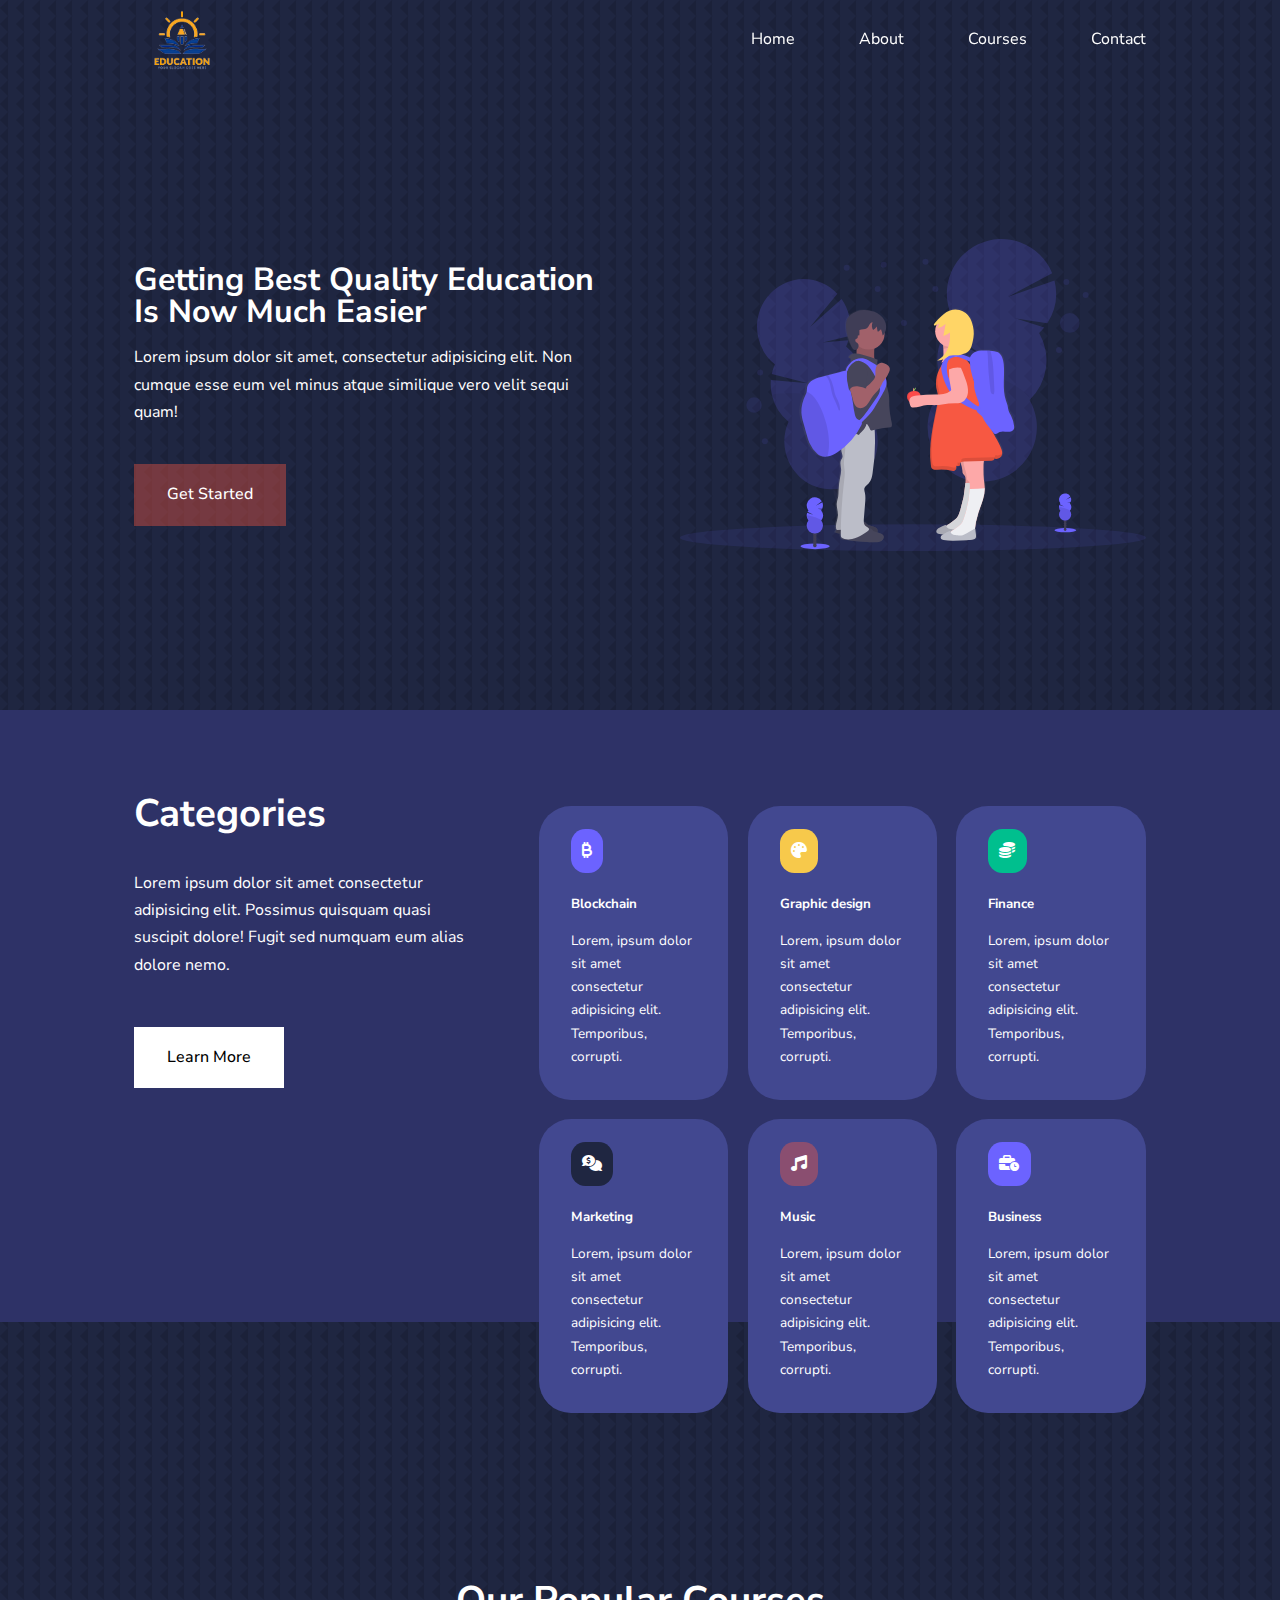
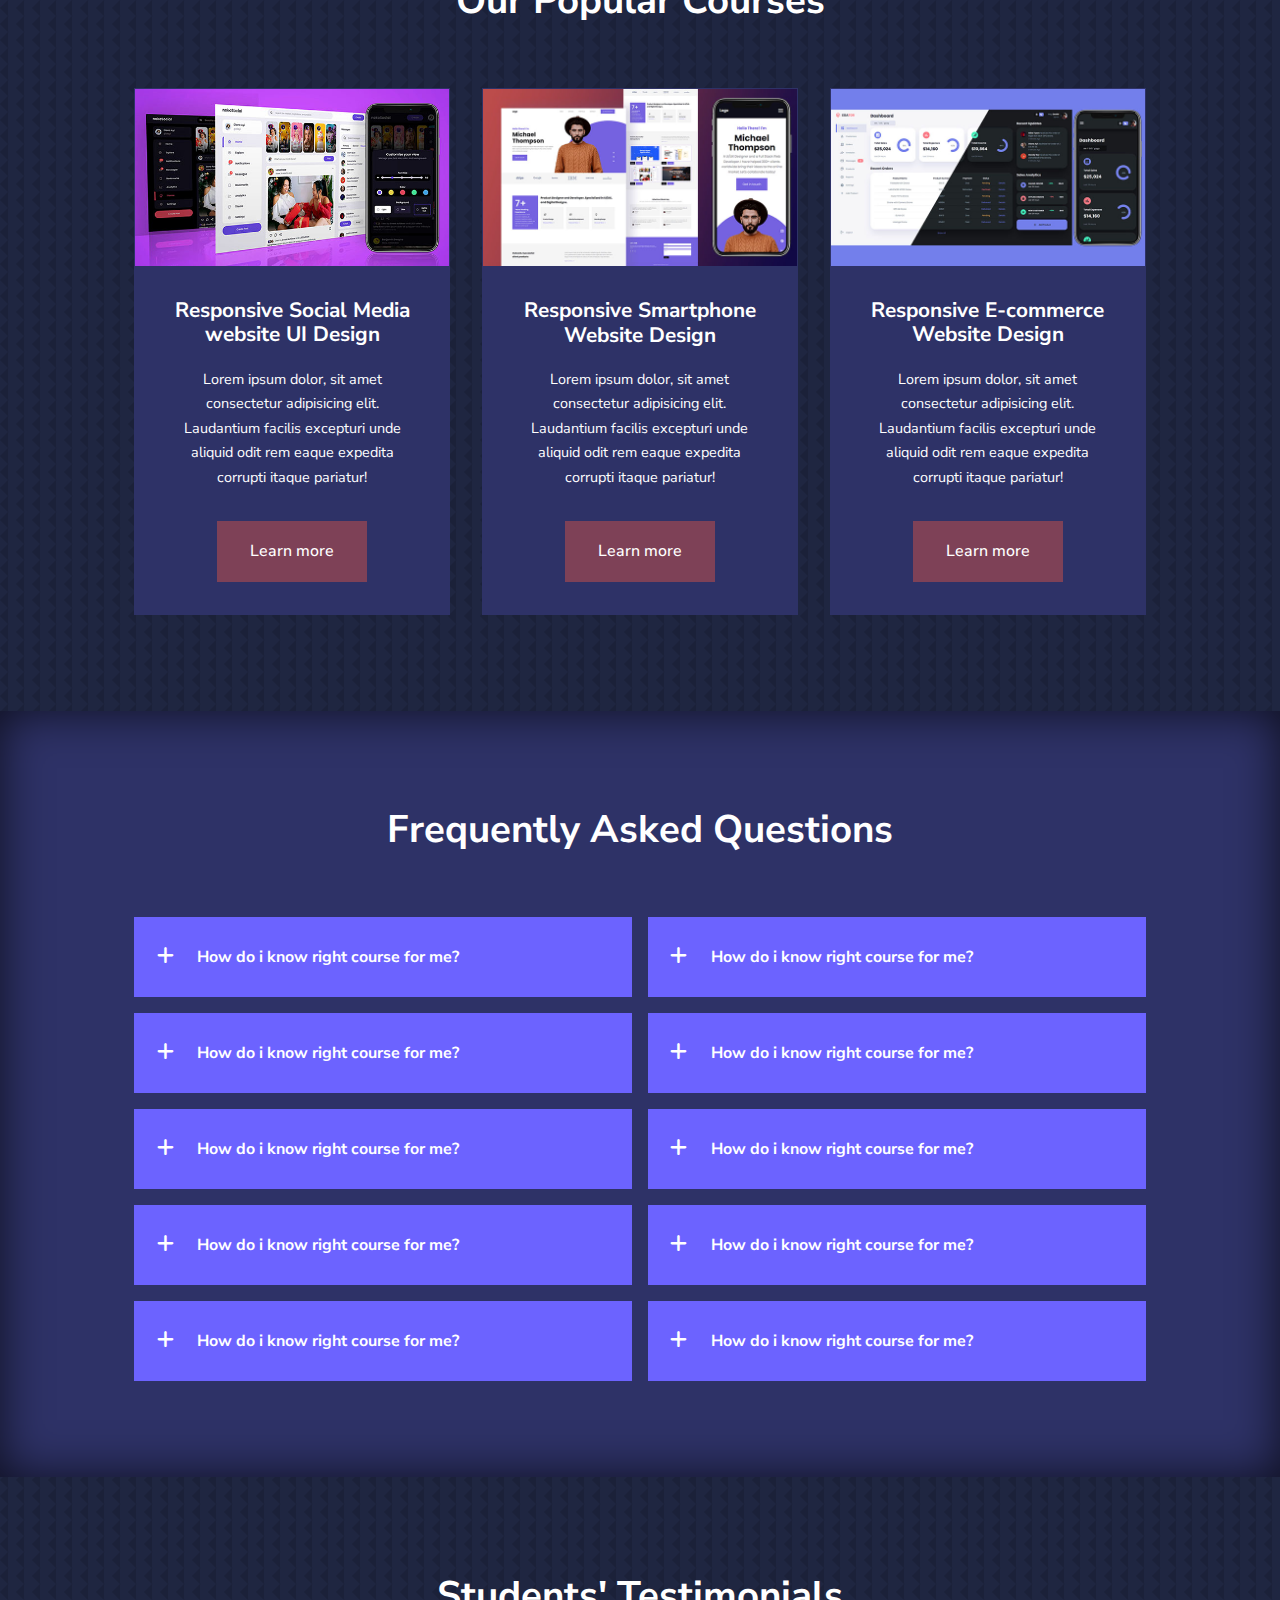
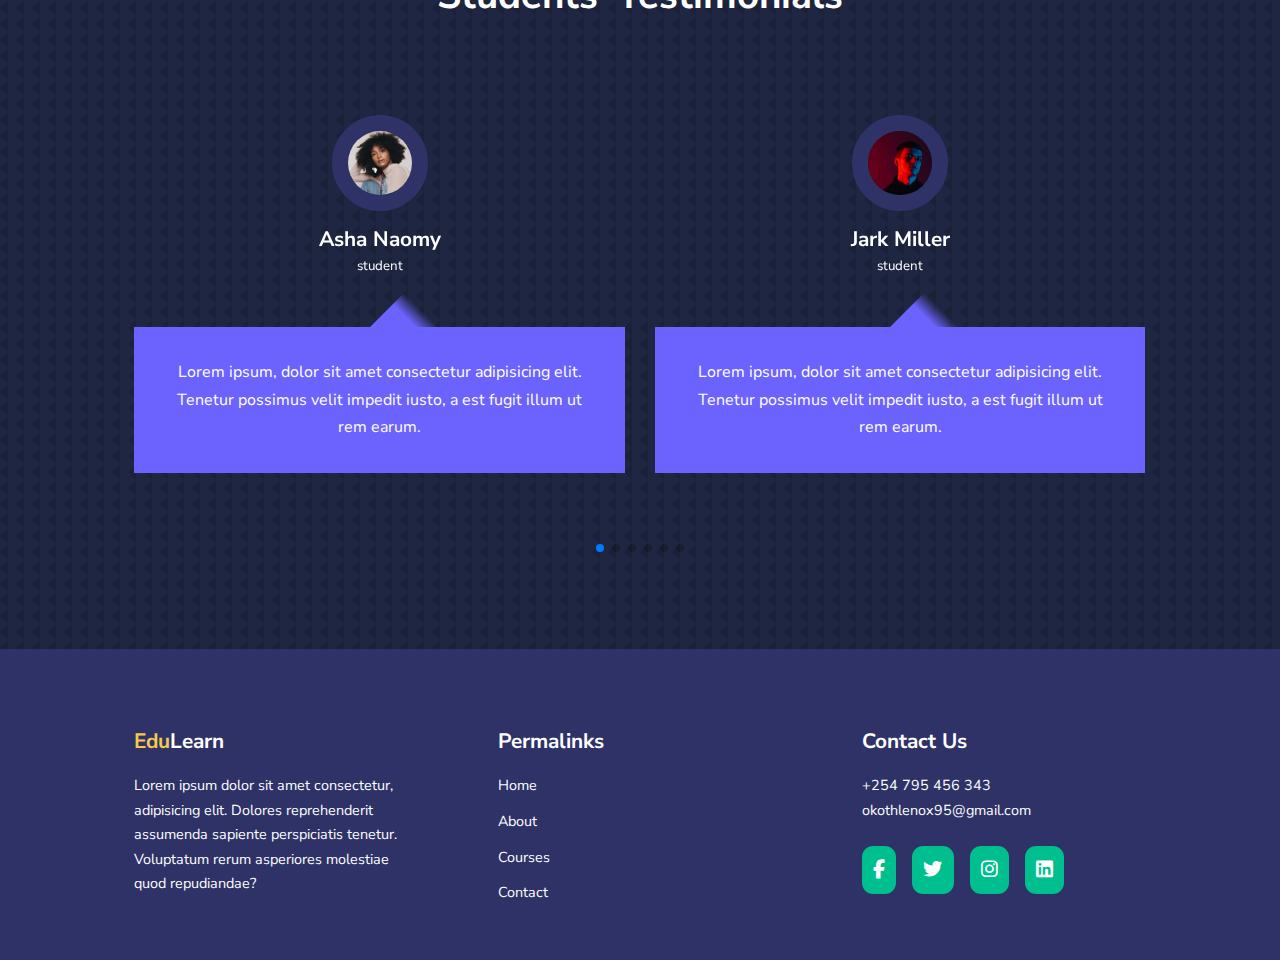
<file: index.html>
<!DOCTYPE html>
<html lang="en">
<head>
    <meta charset="UTF-8">
    <meta name="viewport" content="width=device-width, initial-scale=1.0">
    <title>school website</title>

    <!-- fontawesome cdn -->
    <link rel="stylesheet" href="https://cdnjs.cloudflare.com/ajax/libs/font-awesome/6.4.0/css/all.min.css"/>

    <!-- swiperjs -->
    <link rel="stylesheet" href="https://cdn.jsdelivr.net/npm/swiper@10/swiper-bundle.min.css"/>

    <!-- css -->
    <link rel="stylesheet" href="./css/style.css">

    <style>
        body{
            background-image: url("images/bg-texture.png");
        }
    </style>
    
</head>
<body>
    <nav>
        <div class="container nav-container">
            <a href="#index.html" class="logo">
                <img src="./images/logo.png" alt="logo">
            </a>
            <ul class="nav-menu">
                <li><a href="index.html">Home</a></li>
                <li><a href="about.html">About</a></li>
                <li><a href="courses.html">Courses</a></li>
                <li><a href="contact.html">Contact</a></li>
            </ul>
            <button id="open-menu"><i class="fa-solid fa-bars"></i></button>
            <button id="close-menu"><i class="fa-solid fa-times"></i></button>

        </div>
    </nav>


    <!-- Homepage -->

    <section class="home">
        <div class="container home-container">
            <div class="home-left">
                <h2>getting best quality education is now much easier</h2>
                <p>Lorem ipsum dolor sit amet, consectetur adipisicing elit. Non cumque esse eum vel minus atque similique vero velit sequi quam!</p>
                <a href="#" class=" btn btn-primary">Get Started</a>
            </div>
            <div class="home-right">
                <div class="home-image">
                    <img src="./images/header.svg" alt="home-image">
                </div>
            </div>
        </div>
    </section>

    <!-- category -->

    <section class="category">
        <div class="container category-container">
            <div class="category-left">
                <h1>Categories</h1>
                <p>Lorem ipsum dolor sit amet consectetur adipisicing elit. Possimus quisquam quasi suscipit dolore! Fugit sed numquam eum alias dolore nemo.</p>
                <a href="#" class="btn">Learn More</a>
            </div>

            <div class="category-right">
                <article class="category-content">
                    <span class="category-icon"><i class="fa-solid fa-bitcoin-sign"></i></span>
                    <h5>Blockchain</h5>
                    <p>Lorem, ipsum dolor sit amet consectetur adipisicing elit. Temporibus, corrupti.</p>
                </article>

                <article class="category-content">
                    <span class="category-icon"><i class="fa-solid fa-palette"></i></span>
                    <h5>Graphic design</h5>
                    <p>Lorem, ipsum dolor sit amet consectetur adipisicing elit. Temporibus, corrupti.</p>
                </article>

                <article class="category-content">
                    <span class="category-icon"><i class="fa-solid fa-coins"></i></span>
                    <h5>Finance</h5>
                    <p>Lorem, ipsum dolor sit amet consectetur adipisicing elit. Temporibus, corrupti.</p>
                </article>

                <article class="category-content">
                    <span class="category-icon"><i class="fa-solid fa-comments-dollar"></i></span>
                    <h5>Marketing</h5>
                    <p>Lorem, ipsum dolor sit amet consectetur adipisicing elit. Temporibus, corrupti.</p>
                </article>

                <article class="category-content">
                    <span class="category-icon"><i class="fa-solid fa-music"></i></span>
                    <h5>Music</h5>
                    <p>Lorem, ipsum dolor sit amet consectetur adipisicing elit. Temporibus, corrupti.</p>
                </article>

                <article class="category-content">
                    <span class="category-icon"><i class="fa-solid fa-business-time"></i></span>
                    <h5>Business</h5>
                    <p>Lorem, ipsum dolor sit amet consectetur adipisicing elit. Temporibus, corrupti.</p>
                </article>
            </div>
        </div>
    </section>


    <!-- courses -->

    <section class="courses">
        <h1>Our Popular Courses</h1>
        <div class="container course-container">
            <article class="course">
                <div class="course-image">
                    <img src="./images/course1.jpg" alt="course-image">
                </div>
                <div class="course-content">
                    <h4>Responsive Social Media website UI Design</h4>
                    <p>Lorem ipsum dolor, sit amet consectetur adipisicing elit. Laudantium facilis excepturi unde aliquid odit rem eaque expedita corrupti itaque pariatur!</p>
                    <a href="course.html" class="btn btn-primary"> Learn more</a>
                </div>
            </article>

            <article class="course">
                <div class="course-image">
                    <img src="./images/course2.jpg" alt="course-image">
                </div>
                <div class="course-content">
                    <h4>Responsive Smartphone Website Design</h4>
                    <p>Lorem ipsum dolor, sit amet consectetur adipisicing elit. Laudantium facilis excepturi unde aliquid odit rem eaque expedita corrupti itaque pariatur!</p>
                    <a href="course.html" class="btn btn-primary"> Learn more</a>
                </div>
            </article>

            <article class="course">
                <div class="course-image">
                    <img src="./images/course3.jpg" alt="course-image">
                </div>
                <div class="course-content">
                    <h4>Responsive E-commerce Website Design</h4>
                    <p>Lorem ipsum dolor, sit amet consectetur adipisicing elit. Laudantium facilis excepturi unde aliquid odit rem eaque expedita corrupti itaque pariatur!</p>
                    <a href="course.html" class="btn btn-primary"> Learn more</a>
                </div>
            </article>
        </div>
    </section>


    <!-- faqs -->

    <section class="faqs">
        <h1>Frequently Asked Questions</h1>
        <div class="container faq-container">
            <article class="faq">
                <div class="faq-icon"><i class="fa-solid fa-plus"></i></div>
                <div class="question-answer">
                    <h4>How do i know right course for me?</h4>
                    <p>Lorem ipsum dolor sit amet consectetur adipisicing elit. Fugiat, consequuntur nihil fuga veniam exercitationem mollitia beatae sapiente soluta libero delectus magnam maiores accusantium repellat cupiditate deleniti quam quo eveniet quasi.</p>
                </div>
            </article>

            <article class="faq">
                <div class="faq-icon"><i class="fa-solid fa-plus"></i></div>
                <div class="question-answer">
                    <h4>How do i know right course for me?</h4>
                    <p>Lorem ipsum dolor sit amet consectetur adipisicing elit. Fugiat, consequuntur nihil fuga veniam exercitationem mollitia beatae sapiente soluta libero delectus magnam maiores accusantium repellat cupiditate deleniti quam quo eveniet quasi.</p>
                </div>
            </article>

            <article class="faq">
                <div class="faq-icon"><i class="fa-solid fa-plus"></i></div>
                <div class="question-answer">
                    <h4>How do i know right course for me?</h4>
                    <p>Lorem ipsum dolor sit amet consectetur adipisicing elit. Fugiat, consequuntur nihil fuga veniam exercitationem mollitia beatae sapiente soluta libero delectus magnam maiores accusantium repellat cupiditate deleniti quam quo eveniet quasi.</p>
                </div>
            </article>

            <article class="faq">
                <div class="faq-icon"><i class="fa-solid fa-plus"></i></div>
                <div class="question-answer">
                    <h4>How do i know right course for me?</h4>
                    <p>Lorem ipsum dolor sit amet consectetur adipisicing elit. Fugiat, consequuntur nihil fuga veniam exercitationem mollitia beatae sapiente soluta libero delectus magnam maiores accusantium repellat cupiditate deleniti quam quo eveniet quasi.</p>
                </div>
            </article>
            <article class="faq">
                <div class="faq-icon"><i class="fa-solid fa-plus"></i></div>
                <div class="question-answer">
                    <h4>How do i know right course for me?</h4>
                    <p>Lorem ipsum dolor sit amet consectetur adipisicing elit. Fugiat, consequuntur nihil fuga veniam exercitationem mollitia beatae sapiente soluta libero delectus magnam maiores accusantium repellat cupiditate deleniti quam quo eveniet quasi.</p>
                </div>
            </article>
            <article class="faq">
                <div class="faq-icon"><i class="fa-solid fa-plus"></i></div>
                <div class="question-answer">
                    <h4>How do i know right course for me?</h4>
                    <p>Lorem ipsum dolor sit amet consectetur adipisicing elit. Fugiat, consequuntur nihil fuga veniam exercitationem mollitia beatae sapiente soluta libero delectus magnam maiores accusantium repellat cupiditate deleniti quam quo eveniet quasi.</p>
                </div>
            </article>
            <article class="faq">
                <div class="faq-icon"><i class="fa-solid fa-plus"></i></div>
                <div class="question-answer">
                    <h4>How do i know right course for me?</h4>
                    <p>Lorem ipsum dolor sit amet consectetur adipisicing elit. Fugiat, consequuntur nihil fuga veniam exercitationem mollitia beatae sapiente soluta libero delectus magnam maiores accusantium repellat cupiditate deleniti quam quo eveniet quasi.</p>
                </div>
            </article>
            <article class="faq">
                <div class="faq-icon"><i class="fa-solid fa-plus"></i></div>
                <div class="question-answer">
                    <h4>How do i know right course for me?</h4>
                    <p>Lorem ipsum dolor sit amet consectetur adipisicing elit. Fugiat, consequuntur nihil fuga veniam exercitationem mollitia beatae sapiente soluta libero delectus magnam maiores accusantium repellat cupiditate deleniti quam quo eveniet quasi.</p>
                </div>
            </article>
            <article class="faq">
                <div class="faq-icon"><i class="fa-solid fa-plus"></i></div>
                <div class="question-answer">
                    <h4>How do i know right course for me?</h4>
                    <p>Lorem ipsum dolor sit amet consectetur adipisicing elit. Fugiat, consequuntur nihil fuga veniam exercitationem mollitia beatae sapiente soluta libero delectus magnam maiores accusantium repellat cupiditate deleniti quam quo eveniet quasi.</p>
                </div>
            </article>
            <article class="faq">
                <div class="faq-icon"><i class="fa-solid fa-plus"></i></div>
                <div class="question-answer">
                    <h4>How do i know right course for me?</h4>
                    <p>Lorem ipsum dolor sit amet consectetur adipisicing elit. Fugiat, consequuntur nihil fuga veniam exercitationem mollitia beatae sapiente soluta libero delectus magnam maiores accusantium repellat cupiditate deleniti quam quo eveniet quasi.</p>
                </div>
            </article>
        </div>
    </section>


    <!-- testimonial -->

    <section class=" container testimonials mySwiper">
        <h1>Students' Testimonials</h1>
        <div class="swiper-wrapper">
            <article class="testimonial swiper-slide">
                <div class="avatar">
                    <img src="./images/avatar1.jpg" alt="avatar-image">
                </div>
                <div class="testimonial-content">
                    <h4>Asha Naomy</h4>
                    <small>student</small>
                    <p>Lorem ipsum, dolor sit amet consectetur adipisicing elit. Tenetur possimus velit impedit iusto, a est fugit illum ut rem earum.</p>
                </div>
            </article>

            <article class="testimonial swiper-slide">
                <div class="avatar">
                    <img src="./images/avatar2.jpg" alt="avatar-image">
                </div>
                <div class="testimonial-content">
                    <h4>Jark Miller</h4>
                    <small>student</small>
                    <p>Lorem ipsum, dolor sit amet consectetur adipisicing elit. Tenetur possimus velit impedit iusto, a est fugit illum ut rem earum.</p>
                </div>
            </article>
            <article class="testimonial swiper-slide">
                <div class="avatar">
                    <img src="./images/avatar3.jpg" alt="avatar-image">
                </div>
                <div class="testimonial-content">
                    <h4>Mark Morgan</h4>
                    <small>student</small>
                    <p>Lorem ipsum, dolor sit amet consectetur adipisicing elit. Tenetur possimus velit impedit iusto, a est fugit illum ut rem earum.</p>
                </div>
            </article>
            <article class="testimonial swiper-slide">
                <div class="avatar">
                    <img src="./images/avatar4.jpg" alt="avatar-image">
                </div>
                <div class="testimonial-content">
                    <h4>Sasha Banks</h4>
                    <small>student</small>
                    <p>Lorem ipsum, dolor sit amet consectetur adipisicing elit. Tenetur possimus velit impedit iusto, a est fugit illum ut rem earum.</p>
                </div>
            </article>
            <article class="testimonial swiper-slide">
                <div class="avatar">
                    <img src="./images/avatar5.jpg" alt="avatar-image">
                </div>
                <div class="testimonial-content">
                    <h4>Rounda Rousey</h4>
                    <small>student</small>
                    <p>Lorem ipsum, dolor sit amet consectetur adipisicing elit. Tenetur possimus velit impedit iusto, a est fugit illum ut rem earum.</p>
                </div>
            </article>
            <article class="testimonial swiper-slide">
                <div class="avatar">
                    <img src="./images/avatar6.jpg" alt="avatar-image">
                </div>
                <div class="testimonial-content">
                    <h4>Roman Reigns</h4>
                    <small>student</small>
                    <p>Lorem ipsum, dolor sit amet consectetur adipisicing elit. Tenetur possimus velit impedit iusto, a est fugit illum ut rem earum.</p>
                </div>
            </article>
            <article class="testimonial swiper-slide">
                <div class="avatar">
                    <img src="./images/avatar7.jpg" alt="avatar-image">
                </div>
                <div class="testimonial-content">
                    <h4>Seth Rollins</h4>
                    <small>student</small>
                    <p>Lorem ipsum, dolor sit amet consectetur adipisicing elit. Tenetur possimus velit impedit iusto, a est fugit illum ut rem earum.</p>
                </div>
            </article>
            
        </div>
    <div class="swiper-pagination"></div>
    </section>

    <!-- footer -->

    <footer class="footer">
        <div class="container footer-container">
            <div class="footer-1">
                <a href="#index.html" class="footer-logo"><h4><span>Edu</span>Learn</h4></a>
                <p>Lorem ipsum dolor sit amet consectetur, adipisicing elit. Dolores reprehenderit assumenda sapiente perspiciatis tenetur. Voluptatum rerum asperiores molestiae quod repudiandae?</p>
            </div>

            <div class="footer-2">
                <h4>Permalinks</h4>
                <ul class="Permalinks">
                    <li><a href="index.html">Home</a></li>
                    <li><a href="about.html">About</a></li>
                    <li><a href="courses.html">Courses</a></li>
                    <li><a href="contact.html">Contact</a></li>
                </ul>
            </div>

            <div class="footer-3">
                <h4>Contact Us</h4>
                <div class="footer-content">
                    <p>+254 795 456 343</p>
                    <p>okothlenox95@gmail.com</p>
                </div>
                <ul class="footer-social">
                    <li><a href="https://www.facebook.com/" target="_blank"><i class="fa-brands fa-facebook-f"></i></a></li>
                    <li><a href="https://www.twitter.com/" target="_blank"><i class="fa-brands fa-twitter"></i></a></li>
                    <li><a href="https://www.instagram.com/" target="_blank"><i class="fa-brands fa-instagram"></i></a></li>
                    <li><a href="https://www.linkedin.com/" target="_blank"><i class="fa-brands fa-linkedin"></i></a></li>
                </ul>
            </div>
        </div>
    </footer>


    <!--swiperjs  -->
    
    <script src="https://cdn.jsdelivr.net/npm/swiper@10/swiper-bundle.min.js"></script>

    <!--  mainjs  -->
    <script src="main.js"></script>

    <script>
        var swiper = new Swiper(".mySwiper", {
          slidesPerView: 1,
          spaceBetween: 30,
          pagination: {
            el: ".swiper-pagination",
            clickable: true,
          },

        //   breakpoints
        breakpoints: {
            600:{
                slidesPerView: 2
            }
        }
        });
      </script>
    
</body>
</html>
</file>
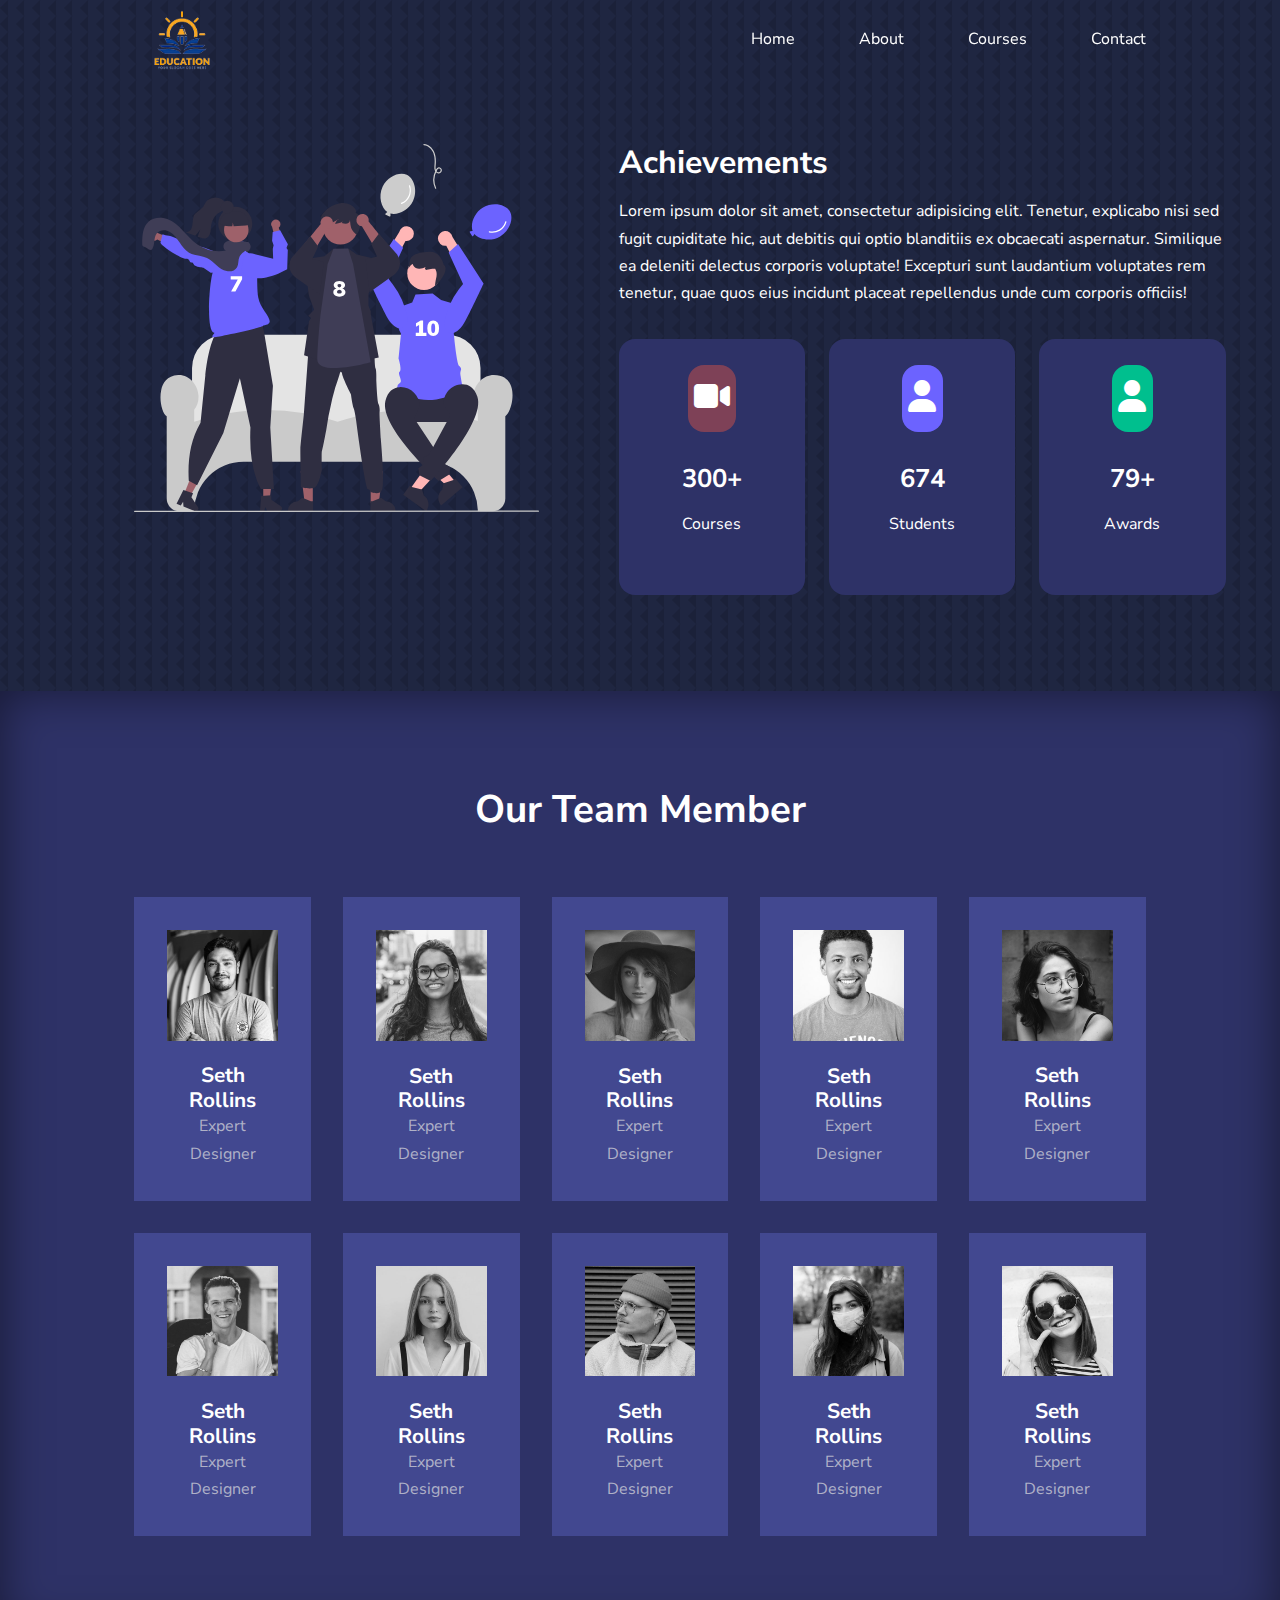
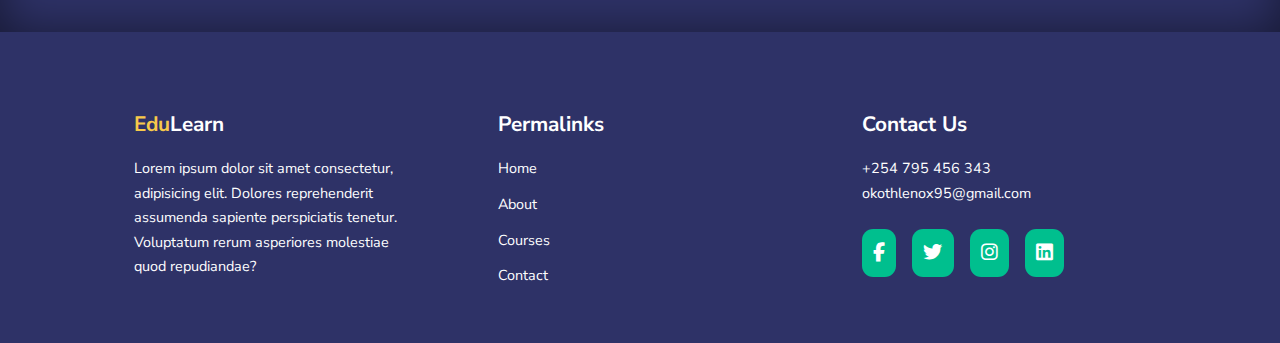
<file: about.html>
<!DOCTYPE html>
<html lang="en">
<head>
    <meta charset="UTF-8">
    <meta name="viewport" content="width=device-width, initial-scale=1.0">
    <title>school website</title>

    <!-- fontawesome cdn -->
    <link rel="stylesheet" href="https://cdnjs.cloudflare.com/ajax/libs/font-awesome/6.4.0/css/all.min.css"/>

    <!-- css -->
    <link rel="stylesheet" href="./css/style.css">

    <!-- about -->
    <link rel="stylesheet" href="./css/about.css">

    <style>
        body{
            background-image: url("images/bg-texture.png");
        }
    </style>
</head>
<body>
    <nav>
        <div class="container nav-container">
            <a href="#index.html" class="logo">
                <img src="./images/logo.png" alt="logo">
            </a>
            <ul class="nav-menu">
                <li><a href="index.html">Home</a></li>
                <li><a href="about.html">About</a></li>
                <li><a href="courses.html">Courses</a></li>
                <li><a href="contact.html">Contact</a></li>
            </ul>
            <button id="open-menu"><i class="fa-solid fa-bars"></i></button>
            <button id="close-menu"><i class="fa-solid fa-times"></i></button>

        </div>
    </nav>


    <!-- achievement -->
    <section class="achievement">
        <div class="container achievement-container">
            <div class="achievement-container-left">
                    <img src="./images/about achievements.svg" alt="achievement-image">
            </div>
            <div class="achievement-container-right">
                <h2>Achievements</h2>
                <p>Lorem ipsum dolor sit amet, consectetur adipisicing elit. Tenetur, explicabo nisi sed fugit cupiditate hic, aut debitis qui optio blanditiis ex obcaecati aspernatur. Similique ea deleniti delectus corporis voluptate! Excepturi sunt laudantium voluptates rem tenetur, quae quos eius incidunt placeat repellendus unde cum corporis officiis!</p>
                <div class="achieve-cards">
                    <article class="achievement-card">
                        <span class="achievement-icon"><i class="fa-solid fa-video"></i></span>
                        <h3>300+</h3>
                        <p>Courses</p>
                    </article>

                    <article class="achievement-card">
                        <span class="achievement-icon"><i class="fa-solid fa-user"></i></span>
                        <h3>674</h3>
                        <p>Students</p>
                    </article>

                    <article class="achievement-card">
                        <span class="achievement-icon"><i class="fa-solid fa-user"></i></span>
                        <h3>79+</h3>
                        <p>Awards</p>
                    </article>
                </div>
            </div>
        </div>
    </section>

    <!-- team -->

    <section class="teams">
        <h1>Our Team Member</h1>
        <div class="container team-container">
            <article class="team">
                <div class="team-image">
                    <img src="./images/tm1.jpg" alt="team member">
                </div>
                <div class="team-info">
                    <h4>Seth Rollins</h4>
                    <p>Expert Designer</p>
                </div>
                <div class="team-social">
                    <a href="https://www.facebook.com/" target="_blank"><i class="fa-brands fa-facebook-f"></i></a>
                    <a href="https://www.facebook.com/" target="_blank"><i class="fa-brands fa-instagram"></i></a>
                    <a href="https://www.facebook.com/" target="_blank"><i class="fa-brands fa-linkedin"></i></a>
                </div>
            </article>

            <article class="team">
                <div class="team-image">
                    <img src="./images/tm2.jpg" alt="team member">
                </div>
                <div class="team-info">
                    <h4>Seth Rollins</h4>
                    <p>Expert Designer</p>
                </div>
                <div class="team-social">
                    <a href="https://www.facebook.com/" target="_blank"><i class="fa-brands fa-facebook-f"></i></a>
                    <a href="https://www.facebook.com/" target="_blank"><i class="fa-brands fa-instagram"></i></a>
                    <a href="https://www.facebook.com/" target="_blank"><i class="fa-brands fa-linkedin"></i></a>
                </div>
            </article>

            <article class="team">
                <div class="team-image">
                    <img src="./images/tm3.jpg" alt="team member">
                </div>
                <div class="team-info">
                    <h4>Seth Rollins</h4>
                    <p>Expert Designer</p>
                </div>
                <div class="team-social">
                    <a href="https://www.facebook.com/" target="_blank"><i class="fa-brands fa-facebook-f"></i></a>
                    <a href="https://www.facebook.com/" target="_blank"><i class="fa-brands fa-instagram"></i></a>
                    <a href="https://www.facebook.com/" target="_blank"><i class="fa-brands fa-linkedin"></i></a>
                </div>
            </article>

            <article class="team">
                <div class="team-image">
                    <img src="./images/tm4.jpg" alt="team member">
                </div>
                <div class="team-info">
                    <h4>Seth Rollins</h4>
                    <p>Expert Designer</p>
                </div>
                <div class="team-social">
                    <a href="https://www.facebook.com/" target="_blank"><i class="fa-brands fa-facebook-f"></i></a>
                    <a href="https://www.facebook.com/" target="_blank"><i class="fa-brands fa-instagram"></i></a>
                    <a href="https://www.facebook.com/" target="_blank"><i class="fa-brands fa-linkedin"></i></a>
                </div>
            </article>

            <article class="team">
                <div class="team-image">
                    <img src="./images/tm5.jpg" alt="team member">
                </div>
                <div class="team-info">
                    <h4>Seth Rollins</h4>
                    <p>Expert Designer</p>
                </div>
                <div class="team-social">
                    <a href="https://www.facebook.com/" target="_blank"><i class="fa-brands fa-facebook-f"></i></a>
                    <a href="https://www.facebook.com/" target="_blank"><i class="fa-brands fa-instagram"></i></a>
                    <a href="https://www.facebook.com/" target="_blank"><i class="fa-brands fa-linkedin"></i></a>
                </div>
            </article>

            <article class="team">
                <div class="team-image">
                    <img src="./images/tm6.jpg" alt="team member">
                </div>
                <div class="team-info">
                    <h4>Seth Rollins</h4>
                    <p>Expert Designer</p>
                </div>
                <div class="team-social">
                    <a href="https://www.facebook.com/" target="_blank"><i class="fa-brands fa-facebook-f"></i></a>
                    <a href="https://www.facebook.com/" target="_blank"><i class="fa-brands fa-instagram"></i></a>
                    <a href="https://www.facebook.com/" target="_blank"><i class="fa-brands fa-linkedin"></i></a>
                </div>
            </article>

            <article class="team">
                <div class="team-image">
                    <img src="./images/tm7.jpg" alt="team member">
                </div>
                <div class="team-info">
                    <h4>Seth Rollins</h4>
                    <p>Expert Designer</p>
                </div>
                <div class="team-social">
                    <a href="https://www.facebook.com/" target="_blank"><i class="fa-brands fa-facebook-f"></i></a>
                    <a href="https://www.facebook.com/" target="_blank"><i class="fa-brands fa-instagram"></i></a>
                    <a href="https://www.facebook.com/" target="_blank"><i class="fa-brands fa-linkedin"></i></a>
                </div>
            </article>

            <article class="team">
                <div class="team-image">
                    <img src="./images/tm8.jpg" alt="team member">
                </div>
                <div class="team-info">
                    <h4>Seth Rollins</h4>
                    <p>Expert Designer</p>
                </div>
                <div class="team-social">
                    <a href="https://www.facebook.com/" target="_blank"><i class="fa-brands fa-facebook-f"></i></a>
                    <a href="https://www.facebook.com/" target="_blank"><i class="fa-brands fa-instagram"></i></a>
                    <a href="https://www.facebook.com/" target="_blank"><i class="fa-brands fa-linkedin"></i></a>
                </div>
            </article>

            <article class="team">
                <div class="team-image">
                    <img src="./images/tm9.jpg" alt="team member">
                </div>
                <div class="team-info">
                    <h4>Seth Rollins</h4>
                    <p>Expert Designer</p>
                </div>
                <div class="team-social">
                    <a href="https://www.facebook.com/" target="_blank"><i class="fa-brands fa-facebook-f"></i></a>
                    <a href="https://www.facebook.com/" target="_blank"><i class="fa-brands fa-instagram"></i></a>
                    <a href="https://www.facebook.com/" target="_blank"><i class="fa-brands fa-linkedin"></i></a>
                </div>
            </article>

            <article class="team">
                <div class="team-image">
                    <img src="./images/tm10.jpg" alt="team member">
                </div>
                <div class="team-info">
                    <h4>Seth Rollins</h4>
                    <p>Expert Designer</p>
                </div>
                <div class="team-social">
                    <a href="https://www.facebook.com/" target="_blank"><i class="fa-brands fa-facebook-f"></i></a>
                    <a href="https://www.facebook.com/" target="_blank"><i class="fa-brands fa-instagram"></i></a>
                    <a href="https://www.facebook.com/" target="_blank"><i class="fa-brands fa-linkedin"></i></a>
                </div>
            </article>

            
        </div>
    </section>


     <!-- footer -->

     <footer class="footer">
        <div class="container footer-container">
            <div class="footer-1">
                <a href="#index.html" class="footer-logo"><h4><span>Edu</span>Learn</h4></a>
                <p>Lorem ipsum dolor sit amet consectetur, adipisicing elit. Dolores reprehenderit assumenda sapiente perspiciatis tenetur. Voluptatum rerum asperiores molestiae quod repudiandae?</p>
            </div>

            <div class="footer-2">
                <h4>Permalinks</h4>
                <ul class="Permalinks">
                    <li><a href="index.html">Home</a></li>
                    <li><a href="about.html">About</a></li>
                    <li><a href="courses.html">Courses</a></li>
                    <li><a href="contact.html">Contact</a></li>
                </ul>
            </div>

            <div class="footer-3">
                <h4>Contact Us</h4>
                <div class="footer-content">
                    <p>+254 795 456 343</p>
                    <p>okothlenox95@gmail.com</p>
                </div>
                <ul class="footer-social">
                    <li><a href="https://www.facebook.com/"><i class="fa-brands fa-facebook-f"></i></a></li>
                    <li><a href="https://www.twitter.com/"><i class="fa-brands fa-twitter"></i></a></li>
                    <li><a href="https://www.instagram.com/"><i class="fa-brands fa-instagram"></i></a></li>
                    <li><a href="https://www.linkedin.com/"><i class="fa-brands fa-linkedin"></i></a></li>
                </ul>
            </div>
        </div>
    </footer>



    <!--  mainjs  -->
    <script src="main.js"></script>
    
</body>
</html>
</file>
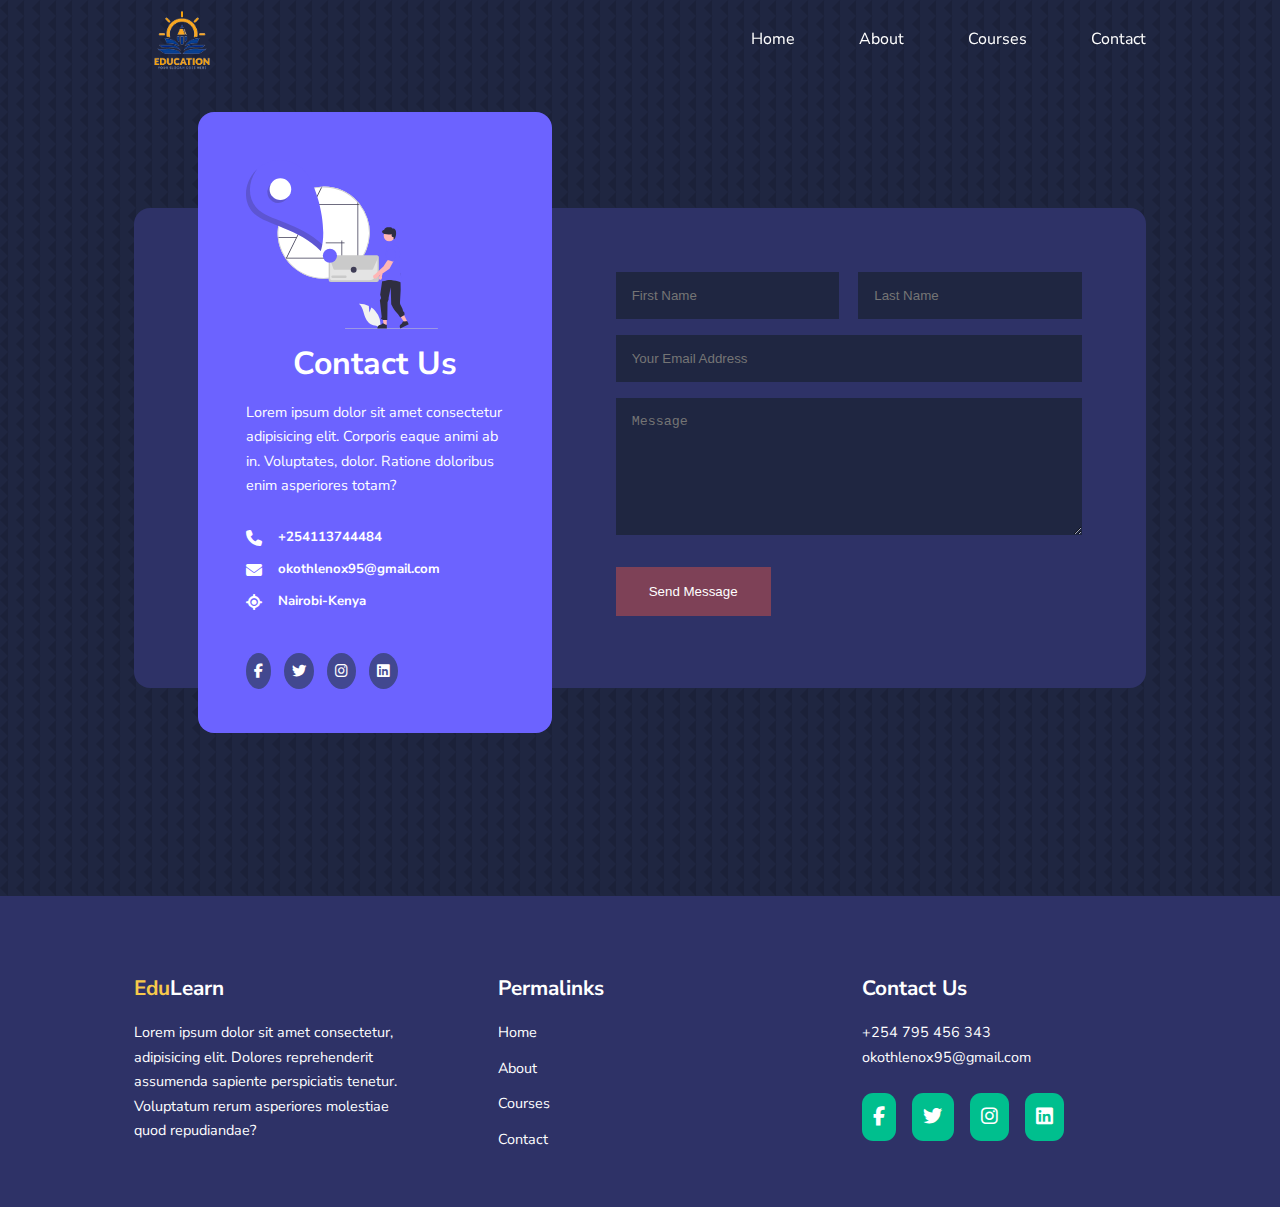
<file: contact.html>
<!DOCTYPE html>
<html lang="en">
<head>
    <meta charset="UTF-8">
    <meta name="viewport" content="width=device-width, initial-scale=1.0">
    <title>school website</title>

    <!-- fontawesome cdn -->
    <link rel="stylesheet" href="https://cdnjs.cloudflare.com/ajax/libs/font-awesome/6.4.0/css/all.min.css"/>

    <!-- css -->
    <link rel="stylesheet" href="./css/style.css">

    <!-- about -->
    <link rel="stylesheet" href="./css/about.css">

    <!-- course -->
    <link rel="stylesheet" href="./css/courses.css">

    <!-- contact -->
    <link rel="stylesheet" href="./css/contact.css">
    
    <style>
        body{
            background-image: url("images/bg-texture.png");
        }
    </style>
</head>
<body>
    <nav>
        <div class="container nav-container">
            <a href="#index.html" class="logo">
                <img src="./images/logo.png" alt="logo">
            </a>
            <ul class="nav-menu">
                <li><a href="index.html">Home</a></li>
                <li><a href="about.html">About</a></li>
                <li><a href="courses.html">Courses</a></li>
                <li><a href="contact.html">Contact</a></li>
            </ul>
            <button id="open-menu"><i class="fa-solid fa-bars"></i></button>
            <button id="close-menu"><i class="fa-solid fa-times"></i></button>

        </div>
    </nav>

    <section class="contact">
        <div class="container contact-container">
            <aside class="contact-aside">
                <div class="aside-image">
                <img src="./images/contact.svg" alt="contact-image">
                </div>    
                <h2>Contact Us</h2> 
                <p>Lorem ipsum dolor sit amet consectetur adipisicing elit. Corporis eaque animi ab in. Voluptates, dolor. Ratione doloribus enim asperiores totam?</p> 
                <ul class="contact-detail">
                    <li>
                        <i class="fa-solid fa-phone"></i>
                        <h5>+254113744484</h5>
                    </li>

                    <li>
                        <i class="fa-solid fa-envelope"></i>
                        <h5>okothlenox95@gmail.com</h5>
                    </li>

                    <li>
                        <i class="fa-solid fa-location"></i>
                        <h5>Nairobi-Kenya</h5>
                    </li>
                </ul> 
                
                <ul class="contact-social">
                    <li><a href="https://www.facebook.com/"><i class="fa-brands fa-facebook-f"></i></a></li>
                    <li><a href="https://www.twitter.com/"><i class="fa-brands fa-twitter"></i></a></li>
                    <li><a href="https://www.instagram.com/"><i class="fa-brands fa-instagram"></i></a></li>
                    <li><a href="https://www.linkedin.com/"><i class="fa-brands fa-linkedin"></i></a></li>
                </ul>
            </aside>


            <form class="contact-form">
                <div class="form-name">
                    <input type="text" name="First Name" placeholder="First Name" required>
                    <input type="text" name="Last Name" placeholder="Last Name" required>
                </div>
                <input type="email" name="email" placeholder="Your Email Address" required>

                <textarea name="message" rows="7" placeholder="Message" required></textarea>
                <button type="submit" class="btn btn-primary">Send Message</button>
            </form>
        </div>
    </section>



    <!-- footer -->

    <footer class="footer">
        <div class="container footer-container">
            <div class="footer-1">
                <a href="#index.html" class="footer-logo"><h4><span>Edu</span>Learn</h4></a>
                <p>Lorem ipsum dolor sit amet consectetur, adipisicing elit. Dolores reprehenderit assumenda sapiente perspiciatis tenetur. Voluptatum rerum asperiores molestiae quod repudiandae?</p>
            </div>

            <div class="footer-2">
                <h4>Permalinks</h4>
                <ul class="Permalinks">
                    <li><a href="index.html">Home</a></li>
                    <li><a href="about.html">About</a></li>
                    <li><a href="courses.html">Courses</a></li>
                    <li><a href="contact.html">Contact</a></li>
                </ul>
            </div>

            <div class="footer-3">
                <h4>Contact Us</h4>
                <div class="footer-content">
                    <p>+254 795 456 343</p>
                    <p>okothlenox95@gmail.com</p>
                </div>
                <ul class="footer-social">
                    <li><a href="https://www.facebook.com/"><i class="fa-brands fa-facebook-f"></i></a></li>
                    <li><a href="https://www.twitter.com/"><i class="fa-brands fa-twitter"></i></a></li>
                    <li><a href="https://www.instagram.com/"><i class="fa-brands fa-instagram"></i></a></li>
                    <li><a href="https://www.linkedin.com/"><i class="fa-brands fa-linkedin"></i></a></li>
                </ul>
            </div>
        </div>
    </footer>



    <!--  mainjs  -->
    <script src="main.js"></script>
    
</body>
</html>
</file>
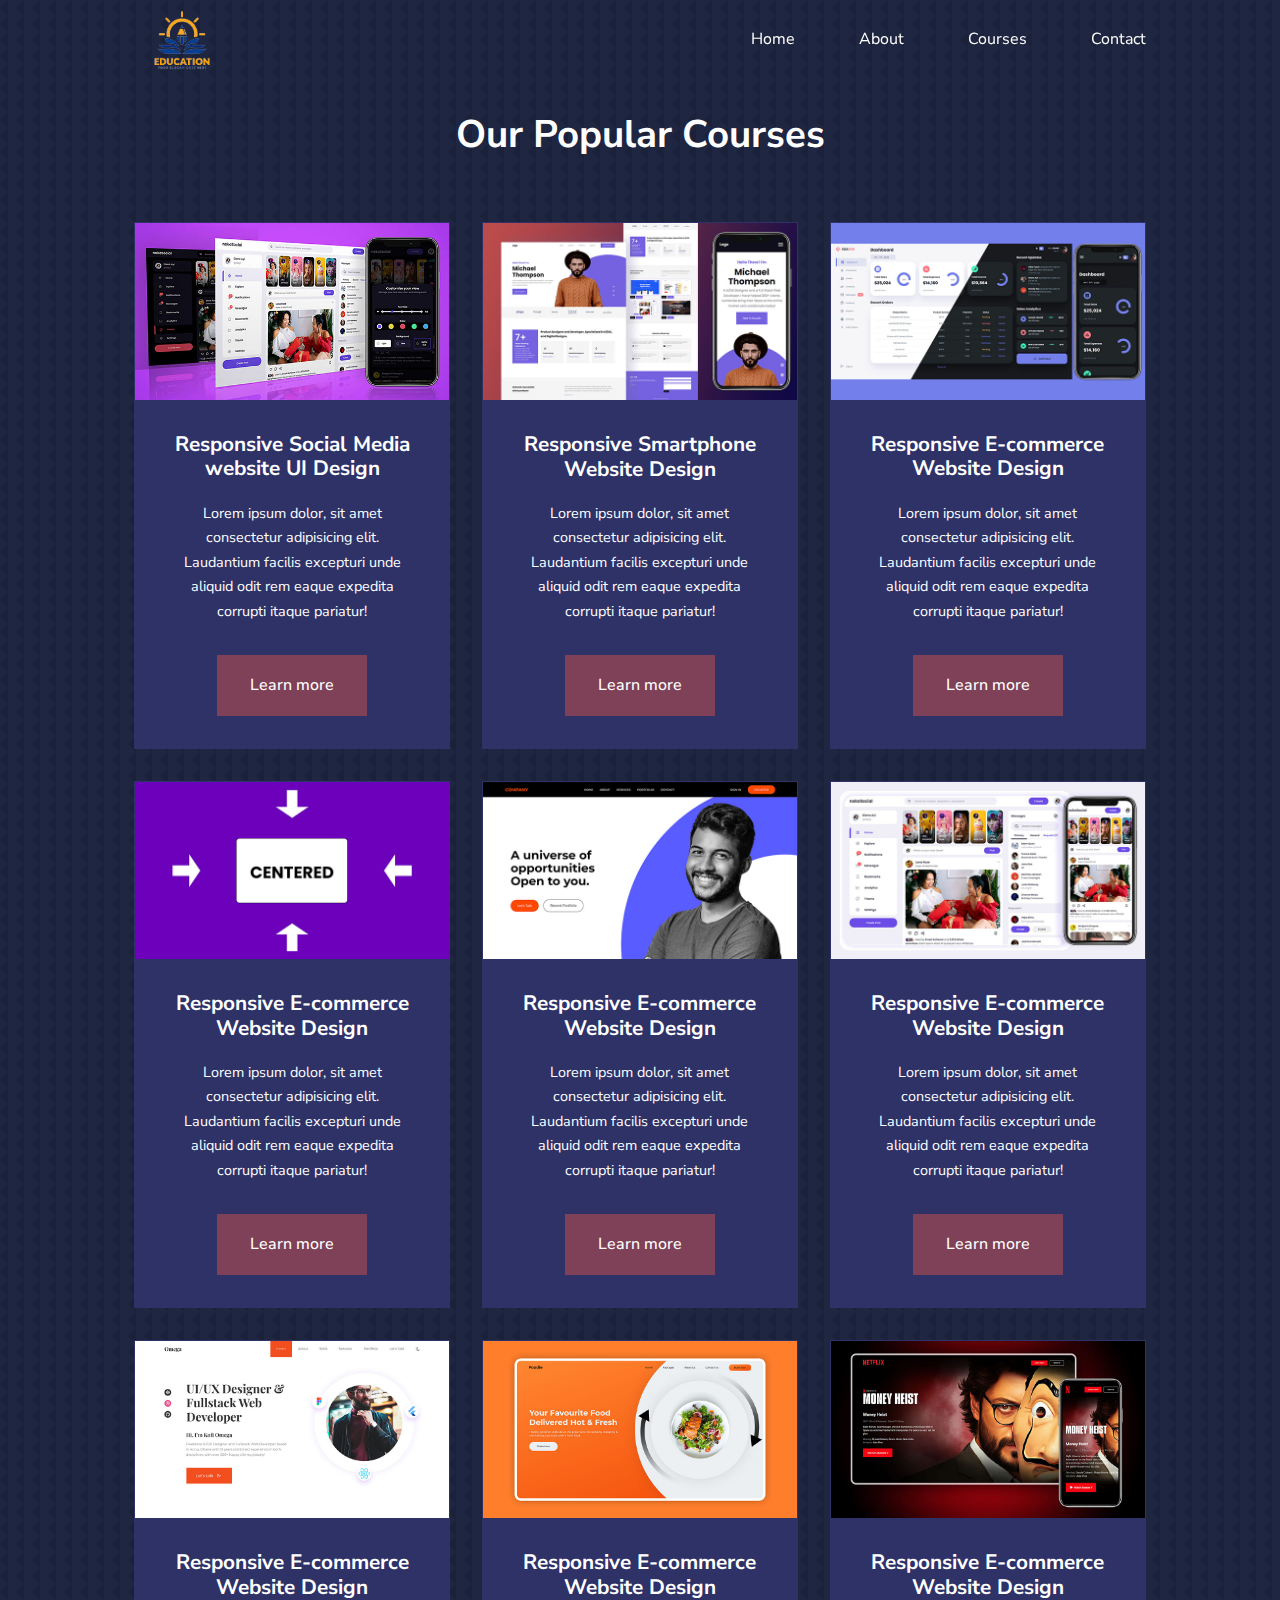
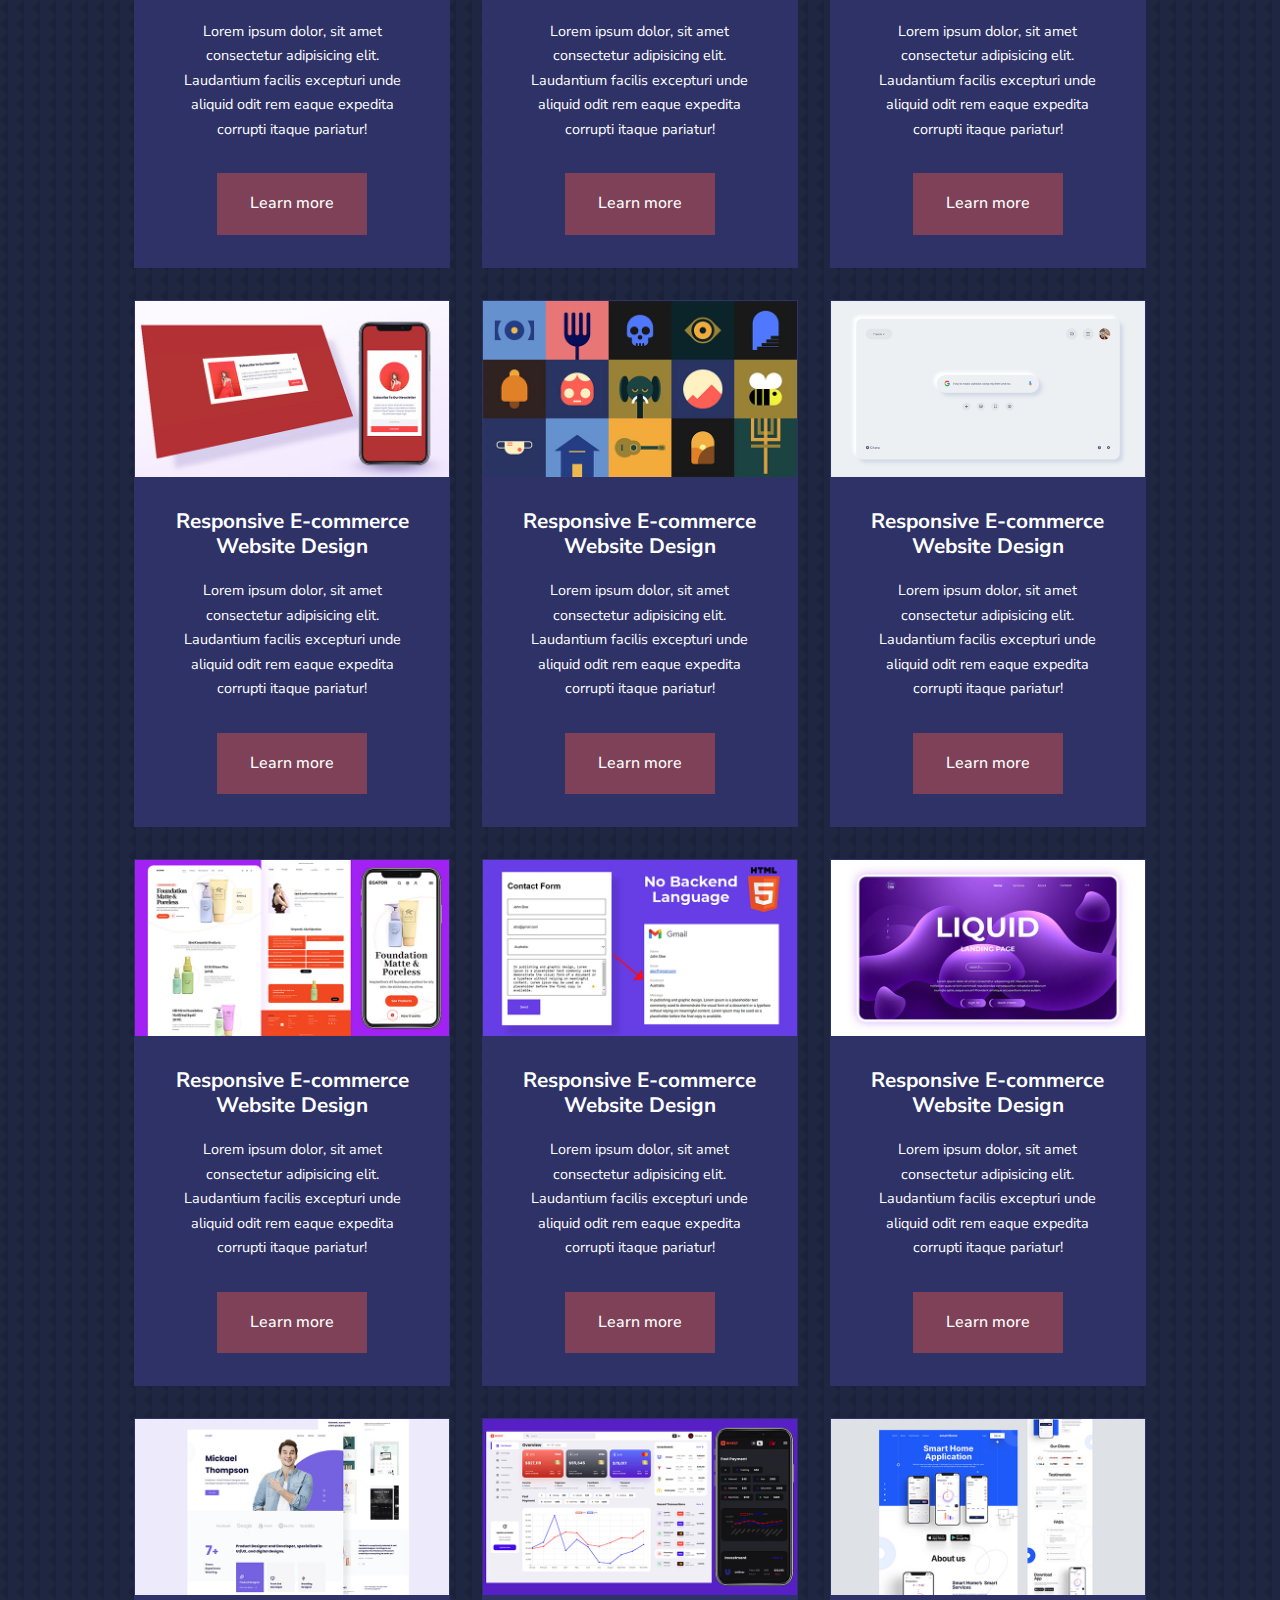
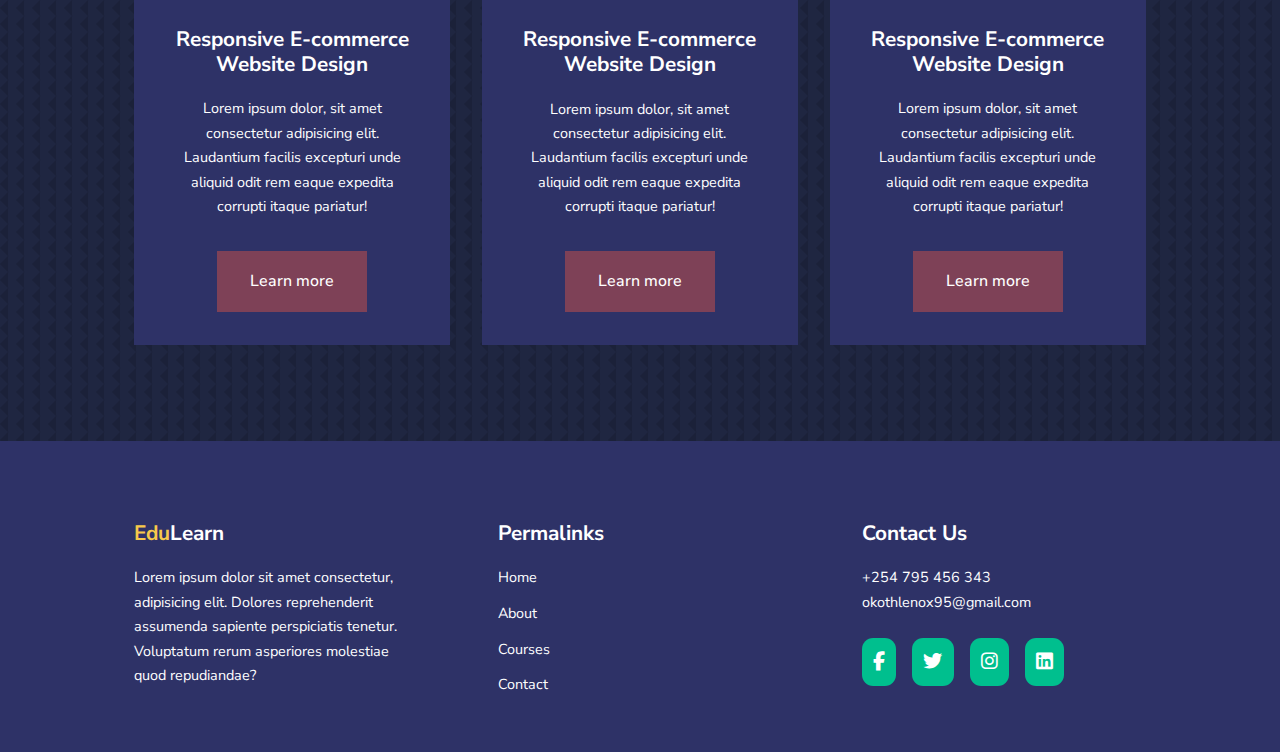
<file: courses.html>
<!DOCTYPE html>
<html lang="en">
<head>
    <meta charset="UTF-8">
    <meta name="viewport" content="width=device-width, initial-scale=1.0">
    <title>school website</title>

    <!-- fontawesome cdn -->
    <link rel="stylesheet" href="https://cdnjs.cloudflare.com/ajax/libs/font-awesome/6.4.0/css/all.min.css"/>

    <!-- css -->
    <link rel="stylesheet" href="./css/style.css">

    <!-- about -->
    <link rel="stylesheet" href="./css/about.css">

    <!-- course -->
    <link rel="stylesheet" href="./css/courses.css">
    
    <style>
        body{
            background-image: url("images/bg-texture.png");
        }
    </style>
</head>
<body>
    <nav>
        <div class="container nav-container">
            <a href="#index.html" class="logo">
                <img src="./images/logo.png" alt="logo">
            </a>
            <ul class="nav-menu">
                <li><a href="index.html">Home</a></li>
                <li><a href="about.html">About</a></li>
                <li><a href="courses.html">Courses</a></li>
                <li><a href="contact.html">Contact</a></li>
            </ul>
            <button id="open-menu"><i class="fa-solid fa-bars"></i></button>
            <button id="close-menu"><i class="fa-solid fa-times"></i></button>

        </div>
    </nav>

    <!-- courses -->

    <section class="courses">
        <h1>Our Popular Courses</h1>
        <div class="container course-container">
            <article class="course">
                <div class="course-image">
                    <img src="./images/course1.jpg" alt="course-image">
                </div>
                <div class="course-content">
                    <h4>Responsive Social Media website UI Design</h4>
                    <p>Lorem ipsum dolor, sit amet consectetur adipisicing elit. Laudantium facilis excepturi unde aliquid odit rem eaque expedita corrupti itaque pariatur!</p>
                    <a href="course.html" class="btn btn-primary"> Learn more</a>
                </div>
            </article>

            <article class="course">
                <div class="course-image">
                    <img src="./images/course2.jpg" alt="course-image">
                </div>
                <div class="course-content">
                    <h4>Responsive Smartphone Website Design</h4>
                    <p>Lorem ipsum dolor, sit amet consectetur adipisicing elit. Laudantium facilis excepturi unde aliquid odit rem eaque expedita corrupti itaque pariatur!</p>
                    <a href="course.html" class="btn btn-primary"> Learn more</a>
                </div>
            </article>

            <article class="course">
                <div class="course-image">
                    <img src="./images/course3.jpg" alt="course-image">
                </div>
                <div class="course-content">
                    <h4>Responsive E-commerce Website Design</h4>
                    <p>Lorem ipsum dolor, sit amet consectetur adipisicing elit. Laudantium facilis excepturi unde aliquid odit rem eaque expedita corrupti itaque pariatur!</p>
                    <a href="course.html" class="btn btn-primary"> Learn more</a>
                </div>
            </article>

            <article class="course">
                <div class="course-image">
                    <img src="./images/course4.jpg" alt="course-image">
                </div>
                <div class="course-content">
                    <h4>Responsive E-commerce Website Design</h4>
                    <p>Lorem ipsum dolor, sit amet consectetur adipisicing elit. Laudantium facilis excepturi unde aliquid odit rem eaque expedita corrupti itaque pariatur!</p>
                    <a href="course.html" class="btn btn-primary"> Learn more</a>
                </div>
            </article>

            <article class="course">
                <div class="course-image">
                    <img src="./images/course5.jpg" alt="course-image">
                </div>
                <div class="course-content">
                    <h4>Responsive E-commerce Website Design</h4>
                    <p>Lorem ipsum dolor, sit amet consectetur adipisicing elit. Laudantium facilis excepturi unde aliquid odit rem eaque expedita corrupti itaque pariatur!</p>
                    <a href="course.html" class="btn btn-primary"> Learn more</a>
                </div>
            </article>
            <article class="course">
                <div class="course-image">
                    <img src="./images/course6.jpg" alt="course-image">
                </div>
                <div class="course-content">
                    <h4>Responsive E-commerce Website Design</h4>
                    <p>Lorem ipsum dolor, sit amet consectetur adipisicing elit. Laudantium facilis excepturi unde aliquid odit rem eaque expedita corrupti itaque pariatur!</p>
                    <a href="course.html" class="btn btn-primary"> Learn more</a>
                </div>
            </article>

            <article class="course">
                <div class="course-image">
                    <img src="./images/course7.jpg" alt="course-image">
                </div>
                <div class="course-content">
                    <h4>Responsive E-commerce Website Design</h4>
                    <p>Lorem ipsum dolor, sit amet consectetur adipisicing elit. Laudantium facilis excepturi unde aliquid odit rem eaque expedita corrupti itaque pariatur!</p>
                    <a href="course.html" class="btn btn-primary"> Learn more</a>
                </div>
            </article>

            <article class="course">
                <div class="course-image">
                    <img src="./images/course8.jpg" alt="course-image">
                </div>
                <div class="course-content">
                    <h4>Responsive E-commerce Website Design</h4>
                    <p>Lorem ipsum dolor, sit amet consectetur adipisicing elit. Laudantium facilis excepturi unde aliquid odit rem eaque expedita corrupti itaque pariatur!</p>
                    <a href="course.html" class="btn btn-primary"> Learn more</a>
                </div>
            </article>

            <article class="course">
                <div class="course-image">
                    <img src="./images/course9.jpg" alt="course-image">
                </div>
                <div class="course-content">
                    <h4>Responsive E-commerce Website Design</h4>
                    <p>Lorem ipsum dolor, sit amet consectetur adipisicing elit. Laudantium facilis excepturi unde aliquid odit rem eaque expedita corrupti itaque pariatur!</p>
                    <a href="course.html" class="btn btn-primary"> Learn more</a>
                </div>
            </article>

            <article class="course">
                <div class="course-image">
                    <img src="./images/course10.jpg" alt="course-image">
                </div>
                <div class="course-content">
                    <h4>Responsive E-commerce Website Design</h4>
                    <p>Lorem ipsum dolor, sit amet consectetur adipisicing elit. Laudantium facilis excepturi unde aliquid odit rem eaque expedita corrupti itaque pariatur!</p>
                    <a href="course.html" class="btn btn-primary"> Learn more</a>
                </div>
            </article>

            <article class="course">
                <div class="course-image">
                    <img src="./images/course11.jpg" alt="course-image">
                </div>
                <div class="course-content">
                    <h4>Responsive E-commerce Website Design</h4>
                    <p>Lorem ipsum dolor, sit amet consectetur adipisicing elit. Laudantium facilis excepturi unde aliquid odit rem eaque expedita corrupti itaque pariatur!</p>
                    <a href="course.html" class="btn btn-primary"> Learn more</a>
                </div>
            </article>

            <article class="course">
                <div class="course-image">
                    <img src="./images/course12.jpg" alt="course-image">
                </div>
                <div class="course-content">
                    <h4>Responsive E-commerce Website Design</h4>
                    <p>Lorem ipsum dolor, sit amet consectetur adipisicing elit. Laudantium facilis excepturi unde aliquid odit rem eaque expedita corrupti itaque pariatur!</p>
                    <a href="course.html" class="btn btn-primary"> Learn more</a>
                </div>
            </article>

            <article class="course">
                <div class="course-image">
                    <img src="./images/course13.jpg" alt="course-image">
                </div>
                <div class="course-content">
                    <h4>Responsive E-commerce Website Design</h4>
                    <p>Lorem ipsum dolor, sit amet consectetur adipisicing elit. Laudantium facilis excepturi unde aliquid odit rem eaque expedita corrupti itaque pariatur!</p>
                    <a href="course.html" class="btn btn-primary"> Learn more</a>
                </div>
            </article>
            <article class="course">
                <div class="course-image">
                    <img src="./images/course14.jpg" alt="course-image">
                </div>
                <div class="course-content">
                    <h4>Responsive E-commerce Website Design</h4>
                    <p>Lorem ipsum dolor, sit amet consectetur adipisicing elit. Laudantium facilis excepturi unde aliquid odit rem eaque expedita corrupti itaque pariatur!</p>
                    <a href="course.html" class="btn btn-primary"> Learn more</a>
                </div>
            </article>

            <article class="course">
                <div class="course-image">
                    <img src="./images/course15.jpg" alt="course-image">
                </div>
                <div class="course-content">
                    <h4>Responsive E-commerce Website Design</h4>
                    <p>Lorem ipsum dolor, sit amet consectetur adipisicing elit. Laudantium facilis excepturi unde aliquid odit rem eaque expedita corrupti itaque pariatur!</p>
                    <a href="course.html" class="btn btn-primary"> Learn more</a>
                </div>
            </article>

            <article class="course">
                <div class="course-image">
                    <img src="./images/course16.jpg" alt="course-image">
                </div>
                <div class="course-content">
                    <h4>Responsive E-commerce Website Design</h4>
                    <p>Lorem ipsum dolor, sit amet consectetur adipisicing elit. Laudantium facilis excepturi unde aliquid odit rem eaque expedita corrupti itaque pariatur!</p>
                    <a href="course.html" class="btn btn-primary"> Learn more</a>
                </div>
            </article>

            <article class="course">
                <div class="course-image">
                    <img src="./images/course17.jpg" alt="course-image">
                </div>
                <div class="course-content">
                    <h4>Responsive E-commerce Website Design</h4>
                    <p>Lorem ipsum dolor, sit amet consectetur adipisicing elit. Laudantium facilis excepturi unde aliquid odit rem eaque expedita corrupti itaque pariatur!</p>
                    <a href="course.html" class="btn btn-primary"> Learn more</a>
                </div>
            </article>

            <article class="course">
                <div class="course-image">
                    <img src="./images/course18.jpg" alt="course-image">
                </div>
                <div class="course-content">
                    <h4>Responsive E-commerce Website Design</h4>
                    <p>Lorem ipsum dolor, sit amet consectetur adipisicing elit. Laudantium facilis excepturi unde aliquid odit rem eaque expedita corrupti itaque pariatur!</p>
                    <a href="course.html" class="btn btn-primary"> Learn more</a>
                </div>
            </article>


        </div>
    </section>

<!-- footer -->

<footer class="footer">
    <div class="container footer-container">
        <div class="footer-1">
            <a href="#index.html" class="footer-logo"><h4><span>Edu</span>Learn</h4></a>
            <p>Lorem ipsum dolor sit amet consectetur, adipisicing elit. Dolores reprehenderit assumenda sapiente perspiciatis tenetur. Voluptatum rerum asperiores molestiae quod repudiandae?</p>
        </div>

        <div class="footer-2">
            <h4>Permalinks</h4>
            <ul class="Permalinks">
                <li><a href="index.html">Home</a></li>
                <li><a href="about.html">About</a></li>
                <li><a href="courses.html">Courses</a></li>
                <li><a href="contact.html">Contact</a></li>
            </ul>
        </div>

        <div class="footer-3">
            <h4>Contact Us</h4>
            <div class="footer-content">
                <p>+254 795 456 343</p>
                <p>okothlenox95@gmail.com</p>
            </div>
            <ul class="footer-social">
                <li><a href="https://www.facebook.com/"><i class="fa-brands fa-facebook-f"></i></a></li>
                <li><a href="https://www.twitter.com/"><i class="fa-brands fa-twitter"></i></a></li>
                <li><a href="https://www.instagram.com/"><i class="fa-brands fa-instagram"></i></a></li>
                <li><a href="https://www.linkedin.com/"><i class="fa-brands fa-linkedin"></i></a></li>
            </ul>
        </div>
    </div>
</footer>



<!--  mainjs  -->
<script src="main.js"></script>

</body>
</html>
</file>
<file: css/style.css>
@import url('https://fonts.googleapis.com/css2?family=Nunito+Sans:wght@200;300;400;500;700;800&family=Nunito:wght@200;300;400;500;600;700&display=swap');
*{
    margin: 0;
    padding: 0;
    border: 0;
    outline: 0;
    text-decoration: none;
    list-style: none;
    box-sizing: border-box;
}

:root{
    --color-primary: #6c63ff;
    --color-success: #00bf8e;
    --color-warning: #f7c94b;
    --color-black: #000;
    --color-white: #fff;
    --color-bg: #1f2641;
    --color-bg1: #2e3267;
    --color-bg2: #424890;

    --color-light: rgba(225, 225, 225, .7);
    --color-danger-variant: rgba(247, 88, 66, .4);

    --container-width-lg: 79%;
    --container-width-md: 90%;
    --container-width-sm: 95%;

    --transition: all .4s ease;

}

body{
    font-family: 'Nunito Sans', sans-serif;
    line-height: 1.7;
    background: var(--color-bg);
    color: var(--color-white);
}

.container{
    margin: 0 auto;
    width: var(--container-width-lg);
}

section{
    padding: 6rem 0;
}

section >h1{
    text-align: center;
    margin-bottom: 4rem;
}

h1,
h2,
h3,
h4,
h5{
    line-height: 1.2;
}


h1{
    font-size: 2.4rem;
}

h2{
    font-size: 2rem;
}

h3{
    font-size: 1.6rem;
}
h4{
    font-size: 1.3rem;
}

a{
    color: var(--color-white);
}


img{
    width: 100%;
    display: block;
    object-fit: cover;
}

.btn{
    display: inline-block;
    background: var(--color-white);
    color: var(--color-black);
    font-weight: 500;
    padding: 1rem 2rem;
    border: 1px solid transparent;
    transition: var(--transition);
}

.btn:hover{
    background: transparent;
    color: var(--color-white);
    border: 1px solid var(--color-white);
}

.btn-primary{
    background: var(--color-danger-variant);
    color: var(--color-white);
}



/* header */

nav{
    height: 5rem;
    top: 0;
    position: fixed;
    width: 100vw;
    z-index: 10;

}

.window-scroll{
    background: var(--color-primary);
    box-shadow: 0 1rem 2rem rgba(0, 0, 0, .2);
}

.nav-container{
    height: 100%;
    display: flex;
    align-items: center;
    justify-content: space-between;
}

nav button{
    display: none;
}



.logo img{
    width: 6rem;
    height: 6rem;
}

.nav-menu{
    display: flex;
    align-items: center;
    gap: 4rem;
}

.nav-menu a{
    font-size: 1rem;
    transition: var(--transition);
}

.active{
    background: #00bf8e;
}


.nav-menu a:hover{
    color: var(--color-bg2);
}


/* home */
.home{
    position: relative;
    top: 5rem;
    margin-bottom: 5rem;
    overflow: hidden;
    height: 70vh;
}
.home-container{
    display: grid;
    grid-template-columns: 1fr 1fr;
    gap: 5rem;
    height: 100%;
    align-items: center;

}

.home-left p{
    margin: 1rem 0 2.4rem;
}

.home-left h2{
    line-height: 2rem;
    text-transform: capitalize;
}

/* category */

.category{
    background: var(--color-bg1);
    height: 68vh;
}

.category-left h1{
    line-height: 1rem;
    margin-bottom: 3rem;
}

.category-container{
    display: grid;
    grid-template-columns: 40% 60%;
}

.category-left{
    margin-right: 4rem;
}

.category-left p{
    margin: 1rem 0 3rem;
}

.category-right{
    display: grid;
    grid-template-columns: repeat(3, 1fr);
    gap: 1.2rem;
}

.category-content{
    cursor: pointer;
    background: var(--color-bg2);
    padding: 2rem;
    border-radius: 2rem;
    transition: var(--transition);
}

.category-content:hover{
    box-shadow: 0 3rem 3rem rgba(0, 0, 0, .4);
    z-index: 1;
}

.category-content .category-icon{
    background: var(--color-primary);
    padding: 0.7rem;
    border-radius: .9rem;
}

.category-content h5{
    margin: 2rem 0rem 1rem;
}

.category-content p{
    font-size: 0.85rem;
}

.category-content:nth-child(2) .category-icon {
    background: var(--color-warning);
}
.category-content:nth-child(3) .category-icon {
    background: var(--color-success);
}
.category-content:nth-child(4) .category-icon {
    background: var(--color-bg);
}
.category-content:nth-child(5) .category-icon {
    background: var(--color-danger-variant);
}
.category-content:nth-child(6) .category-icon {
    background: var(--color-primary);
}


/* courses */

.courses{
    margin-top: 10rem;
}

.course-container{
    display: grid;
    grid-template-columns: repeat(3, 1fr);
    gap: 2rem;
}

.course{
    background: var(--color-bg1);
    cursor: pointer;
    text-align: center;
    border: 1px solid transparent;
    transition: var(--transition);
}

.course:hover{
    background: transparent;
    border-color: var(--color-primary);
}

.course-content{
    padding: 2rem;
}

.course-content p{
    margin: 1.2rem 0rem 2rem;
    font-size: 0.9rem;
}


/* faqs */

.faqs{
    background: var(--color-bg1) ;
    box-shadow: inset 0 0 3rem rgba(0, 0, 0, .7);
}

.faq-container{
    display: grid;
    grid-template-columns: 1fr 1fr;
    gap: 1rem;
}

.faq{
    padding: 1.4rem;
    gap: 1.4rem;
    display: flex;
    align-items: center;
    height: fit-content;
    cursor: pointer;
    background: var(--color-primary);
}

.faq h4{
    font-size: 1rem;
    line-height: 2.2rem
}

.faq-icon{
    align-self: flex-start;
    font-size: 1.2rem;
}

.faq p{
    margin-top: 0.8rem;
    display: none;
}

.faq.open p{
    display: block;
}

/* testimonials */


.testimonials{
    position: relative;
    overflow-x: hidden;
    margin-bottom: 5rem;
}

.testimonial{
    padding-top: 2rem;
}


.avatar{
    width: 6rem;
    height: 6rem;
    border-radius: 50%;
    overflow: hidden;
    margin: 0rem auto 1rem;
    border: 1rem solid var(--color-bg1);
}

.testimonial-content{
    text-align: center;
}

.testimonial-content p{
    position: relative;
    background: var(--color-primary);
    padding: 2rem;
    margin-top: 3rem;
}

.testimonial p::before{
    content: '';
    width: 3rem;
    height: 3rem;
    position: absolute;
    display: block;
    background: linear-gradient(transparent, 
    var(--color-primary), var(--color-primary), var(--color-primary));
    left: 50%;
    top: -1.5rem;
    transform: rotate(45deg);

}

/* footer */

.footer{
    background: var(--color-bg1);
    padding: 5rem 0 2rem;
    font-size: 0.9rem;
}

.footer-1 span{
    color: var(--color-warning);
}

.footer-container{
    display: grid;
    grid-template-columns: repeat(3, 1fr);
    gap: 5rem;
}

.footer-container >div h4{
    margin-bottom: 1.2rem;
}

.footer-1 p{
    margin: 1rem 0rem 2rem;
}

.footer ul li{
    margin-bottom: 0.7rem;
}

.footer ul li a:hover{
    text-decoration: underline;
}

.footer-social{
    display: flex;
    gap: 1rem;
    font-size: 1.2rem;
    margin-top: 2rem;
}

.footer-social a{
    background: var(--color-success);
    padding: 0.7rem;
    border-radius: .7rem;
    transition: var(--transition);
}

.footer-social a:hover{
    background: transparent;
    border: 1px solid var(--color-success);
}


/*tablet responsive */
@media screen and (max-width: 1024px) {
    .container{
        width: var(--container-width-md);
    }
    h1{
        font-size: 2.2rem;
    }
    h2{
        font-size: 1.7rem;
    }
    h3{
        font-size: 1.4rem;
    }
    h4{
        font-size: 1.2rem;
    }

    /* header */

    .nav-menu{
        position: fixed;
        right: 5%;
        top: 5rem;
        flex-direction: column;
        width: 18rem;
        gap: 0;
        height: fit-content;
        display: none;
        
    }

    .nav-menu li{
        width: 100%;
        height: 5.8rem;

    }

    .nav-menu li a{
        background: var(--color-bg1);
        box-shadow: -4rem 6rem 10rem rgba(0, 0, 0, .4);
        width: 100%;
        height: 100%;
        display: grid;
        place-items: center;
        transition: var(--transition);
        animation: animatingNav 1s linear forwards;
        transform-origin: top right;

    }

    .nav-menu li a:hover{
        background: var(--color-bg2);
        color: var(--color-white);
    }

    @keyframes animatingNav {
        0%{
            transform: rotate(-90deg);
        }

        100%{
            transform: rotate(0);
        }
    }

    nav button{
        cursor: pointer;
        right: 3%;
        display: inline-block;
        background: transparent;
        font-size: 1.4rem;
        color: var(--color-white);
    }

   #close-menu{
        display: none;
    }

    /* home */

    .home{
        top: 0;
        height: 58vh;
        margin-bottom: 4rem;

    }

    .home-container{
        padding-bottom: 3rem;
        gap: 0;
    }

    /* category */
    .category{
        height: fit-content;
    }

    .category-container{
        grid-template-columns: 1fr;
        gap: 3rem;
    }

    /* courses */

    .course-container{
        grid-template-columns: repeat(2, 1fr);
    }

    /* faqs */

    .faq{
        padding: 1.5rem;
    }

    /* footer */
    .footer-container{
        grid-template-columns: 1fr 1fr;
        text-align: center;
    }
    
}

/* phone media query */

@media screen and (max-width: 600px){
    .container{
        width: var(--container-width-sm);
        
    }

    /* home */
    
    .home{
        height: 100vh;
    }

    .home-container{
        grid-template-columns: 1fr;
        text-align: center;
    }

    .home-left{
        margin-bottom: 1.4rem;
    }

    /* category */

    .category-right{
        grid-template-columns: 1fr 1fr;
        gap: 0.7rem;
    }

    .category-icon{
        margin-top: 4px;
        display: inline-block;
    }

    .category-content{
        padding: 1rem;
        text-align: center;
    }

    /* courses */

    .course-container{
        grid-template-columns: 1fr;
    }

    /* faqs */

    .faq-container{
        grid-template-columns: 1fr;
    }

    /* footer */

    .footer-container{
        grid-template-columns: 1fr;
        text-align: center;
        gap: 2rem;
    }
    .footer-1 p{
        margin: 1rem auto;
    }

    .footer-social{
        justify-content: center;
    }

}
</file>
<file: css/about.css>
/* achievement */

.achievement{
    margin-top: 3rem;
}

.achievement-container{
    display: grid;
    grid-template-columns: 40% 60%;
    gap: 5rem;
}
.achievement-container-right p{
    margin: 1rem 0 2rem;
}

.achieve-cards{
    display: grid;
    grid-template-columns: repeat(3, 1fr);
    gap: 1.5rem;
}

.achievement-card{
    cursor: pointer;
    background: var(--color-bg1);
    padding: 1.6rem;
    border-radius: 1rem;
    text-align: center;
    transition: var(--transition);
}

.achievement-card:hover{
    background: var(--color-bg2);
    box-shadow: 0 3rem 3rem rgba(0, 0, 0, .3);
}

.achievement-icon{
    background: var(--color-danger-variant);
    padding: 0.4rem;
    border-radius: 1rem;
    display: inline-block;
    margin-bottom: 2rem;
    font-size: 2rem;
}

.achievement-card:nth-child(2) .achievement-icon{
    background: var(--color-primary);
}

.achievement-card:nth-child(3) .achievement-icon{
    background: var(--color-success);
}

.achievement-card p{
    margin-top: 1rem;
}

/* team */

.teams{
    background: var(--color-bg1);
    box-shadow: inset 0 0 3rem rgba(0, 0, 0, .5);
}

.team-container{
    display: grid;
    grid-template-columns: repeat(5, 1fr);
    gap: 2rem;
}

.team{
    background: var(--color-bg2);
    padding: 2rem;
    position: relative;
    overflow: hidden;
    border: 1px solid transparent;
}

.team:hover{
    background: transparent;
    border-color: var(--color-primary);
}

.team .team-image img{
    filter: saturate(0);
}

.team-image:hover img{
    filter: saturate(1);
}

.team .team-info{
    text-align: center;
    margin-top: 1.4rem;
}

.team .team-info p{
    color: var(--color-light);
}

.team .team-social{
    position: absolute;
    top: 50%;
    transform: translateY(-50%);
    right: -100%;
    display: flex;
    flex-direction: column;
    background: var(--color-primary);
    border-radius: 1rem 0 0 1rem;
    box-shadow: -2rem 0 2rem rgba(0, 0, 0, .3);
    transition: var(--transition);
}

.team .team-social a{
    padding: 1rem;
}

.team:hover
.team-social{
    right: 0;
}


/* tablet responsive */

@media screen and (max-width: 1024px){
   .achievement{
    margin-top: 2rem;
   }
   .achievement-container{
    grid-template-columns: 1fr;
    gap: 4rem;
   }
   .achievement-container-right{
    width: 80%;
    margin: 0 auto;
   }

   /* team */
   .team-container{
    grid-template-columns: repeat(3, 1fr);
    gap: 1.5rem;
   }

   .team{
    padding: 1rem;
   }
}

/* phone responsive */

@media screen and (max-width: 600px){
    .achieve-cards{
        grid-template-columns: 1fr 1fr;
        gap: 0.7rem;
    }
    .team-container{
        grid-template-columns: 1fr 1fr;
        gap: 0.7rem;
    }

    .team{
        padding: 0;
    }

    .team p{
        margin-bottom: 1.5rem;
    }
}
</file>
<file: css/courses.css>
.courses{
    margin-top: 1rem;
}
</file>
<file: css/contact.css>
.contact-container{
    background: var(--color-bg1);
    padding: 4rem;
    display: grid;
    grid-template-columns: 40% 60%;
    gap: 4rem;
    height: 30rem;
    margin: 7rem auto;
    border-radius: 1rem;

}

.contact-aside{
    background: var(--color-primary);
    padding: 3rem;
    border-radius: 1rem;
    position: relative;
    bottom: 10rem;
}

.aside-image{
    width: 12rem;
    margin-bottom: 1rem;

}

.contact-aside h2{
    text-align: center;
    margin-bottom: 1rem;
}

.contact-aside p{
    font-size: 0.9rem;
    margin-bottom: 2rem;
}

.contact-detail li{
    display: flex;
    gap: 1rem;
    align-items: center;
    margin-bottom: 1rem;
}

.contact-social{
    margin-top: 3rem;
    display: flex;
    gap: 0.8rem;
}

.contact-social a{
    background: var(--color-bg2);
    padding: 0.5rem;
    border-radius: 50%;
    font-size: 0.9rem;
    transition: var(--transition);
}

.contact-social a:hover{
    background: transparent;
    border: 1px solid var(--color-bg2);
}


.contact-form{
    display: flex;
    flex-direction: column;
    gap: 1rem;
    margin-right: 4rem;
}

.form-name{
    display: flex;
    gap: 1.2rem;
}

.contact-form input[type='text']{
    width: 50%;
}

input, textarea{
    width: 100%;
    padding: 1rem;
    background: var(--color-bg);
    color: var(--color-white);

}

.contact-form .btn{
    width: max-content;
    margin-top: 1rem;
    cursor: pointer;
    
}

/* tablet */

@media screen and (max-width: 1024px){
    .contact-container{
        gap: 1rem;
        margin-top: 3rem;
        height: auto;
        padding: 1.5rem;
    }

    .contact-aside{
        width: auto;
        padding: 1.5rem;
        bottom: 0;
    }

    .contact-form{
        align-self: center;
        margin-right: 1.5rem;
    }
}

/* phone */
@media screen and (max-width: 600px){
    .contact-container{
        grid-template-columns: 1fr;
        gap: 3rem;
        margin-top: 0;
        padding: 0;
    }

    .contact-form{
        margin: 0rem 1.5rem 3rem;
    }

    .form-name{
        flex-direction: column;
    }

    .form-name input[type='text']{
        width: 100%;
    }
}
</file>
